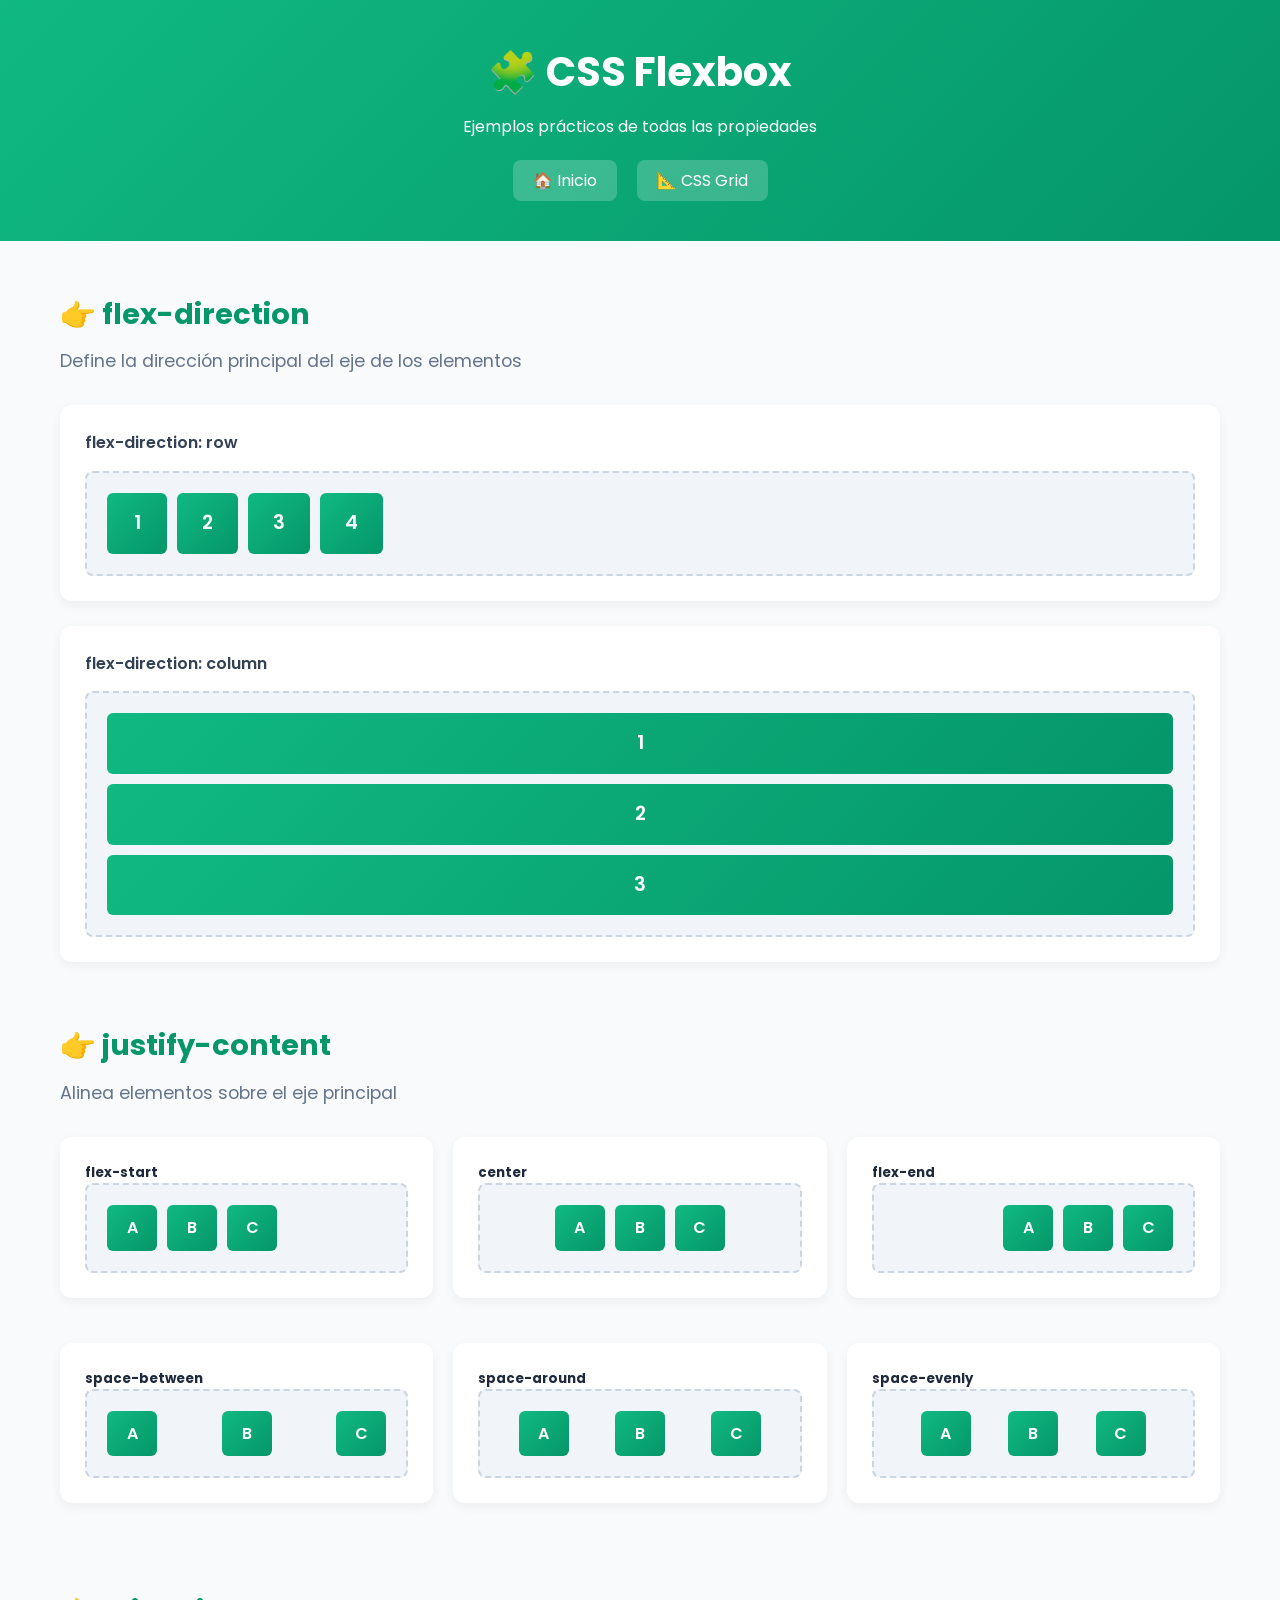
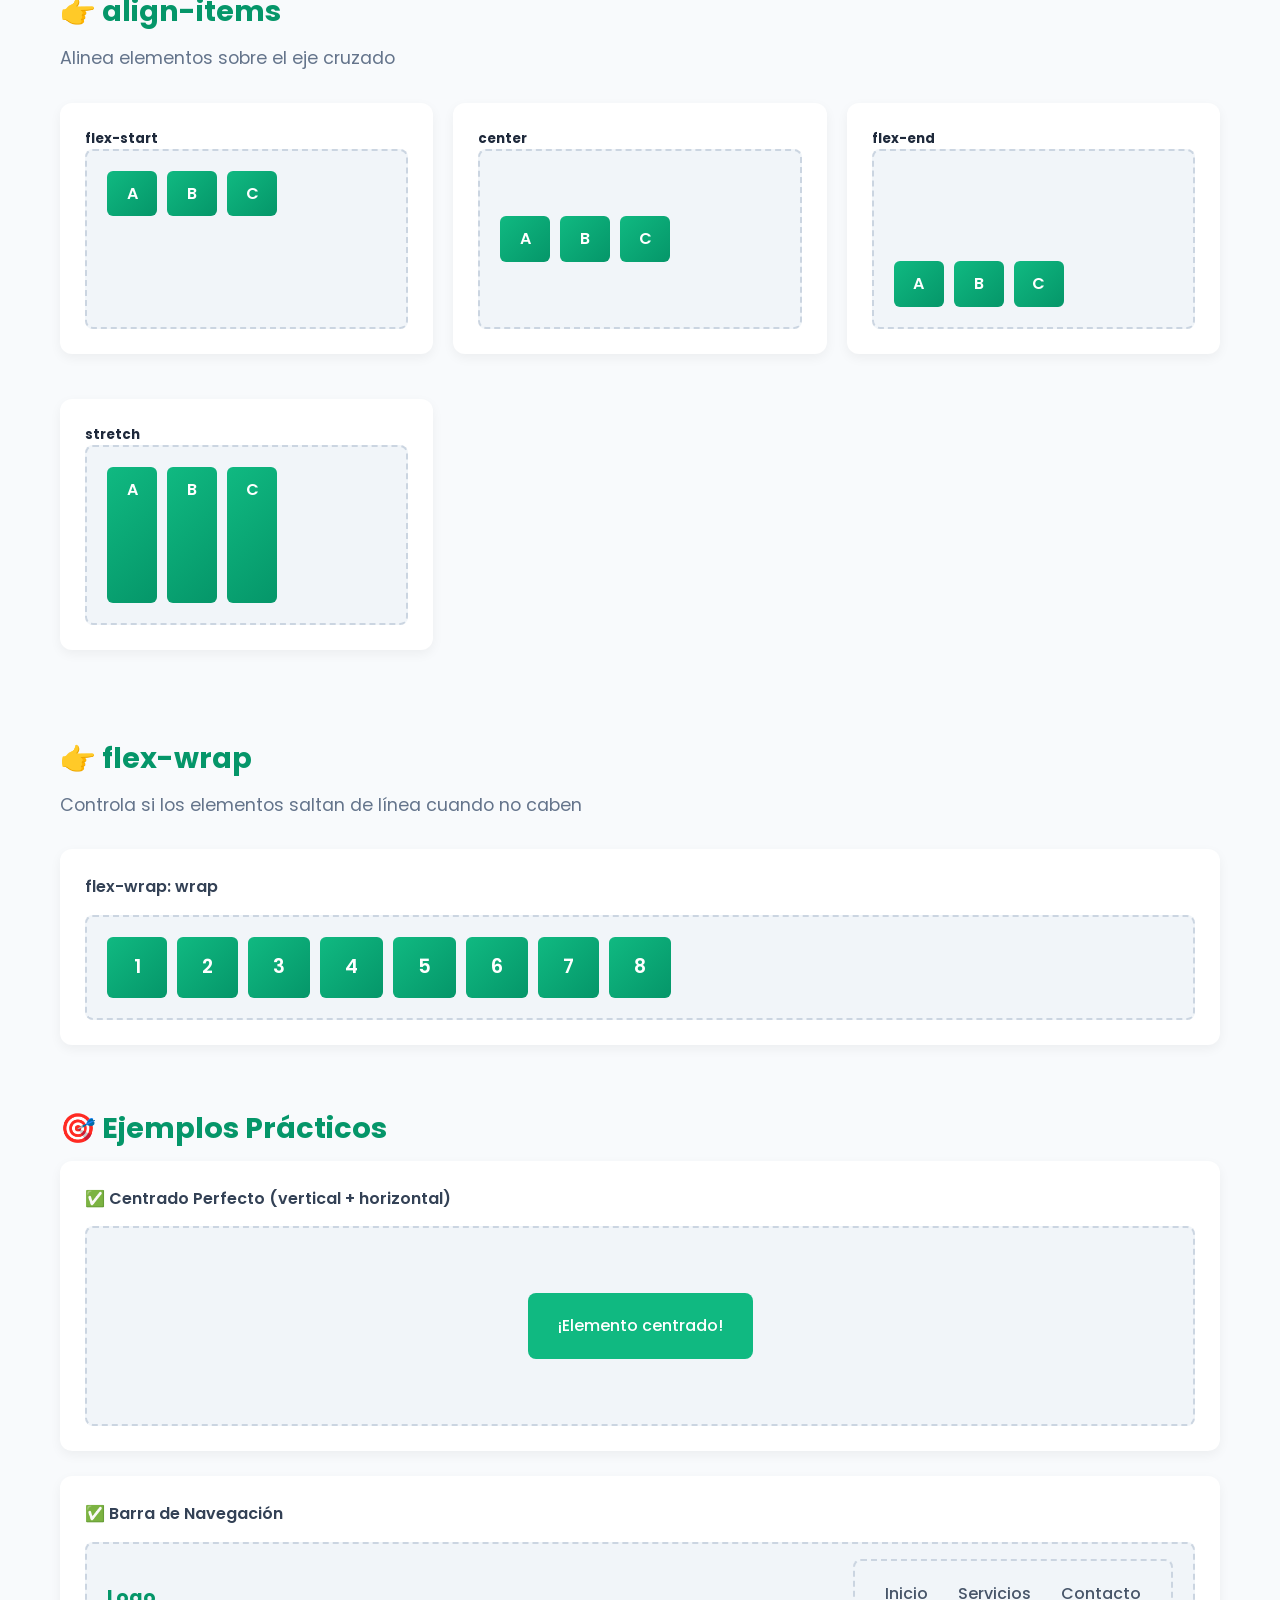
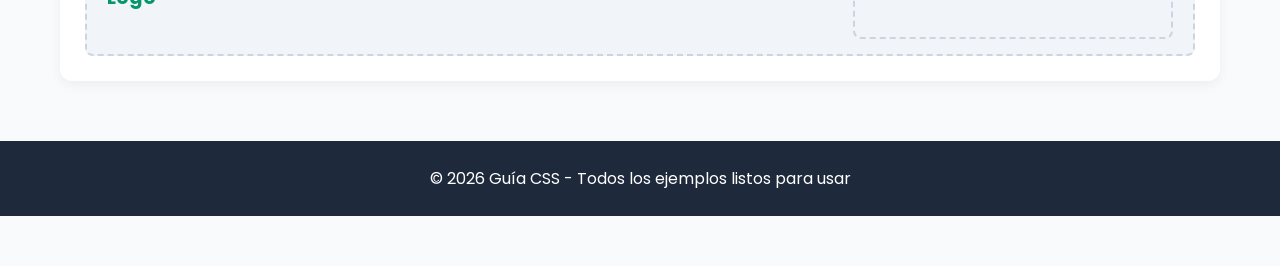
<file: flexbox.html>
<!DOCTYPE html>
<html lang="es">
<head>
    <meta charset="UTF-8">
    <meta name="viewport" content="width=device-width, initial-scale=1.0">
    <title>CSS Flexbox</title>
    <link rel="stylesheet" href="flexbox.css">
    <link href="https://fonts.googleapis.com/css2?family=Poppins:wght@300;400;500;600;700&display=swap" rel="stylesheet">
</head>
<body>
    <header class="main-header">
        <div class="container">
            <h1>🧩 CSS Flexbox</h1>
            <p>Ejemplos prácticos de todas las propiedades</p>
            <nav class="page-nav">
                <a href="index.html">🏠 Inicio</a>
                <a href="grid.html">📐 CSS Grid</a>
            </nav>
        </div>
    </header>

    <main class="container">
        
        <section class="demo-section">
            <h2>👉 flex-direction</h2>
            <p class="description">Define la dirección principal del eje de los elementos</p>
            
            <div class="demo-box">
                <h4>flex-direction: row</h4>
                <div class="flex-container flex-row">
                    <div class="flex-item">1</div>
                    <div class="flex-item">2</div>
                    <div class="flex-item">3</div>
                    <div class="flex-item">4</div>
                </div>
            </div>

            <div class="demo-box">
                <h4>flex-direction: column</h4>
                <div class="flex-container flex-column">
                    <div class="flex-item">1</div>
                    <div class="flex-item">2</div>
                    <div class="flex-item">3</div>
                </div>
            </div>
        </section>

        
        <section class="demo-section">
            <h2>👉 justify-content</h2>
            <p class="description">Alinea elementos sobre el eje principal</p>
            
            <div class="demo-grid">
                <div class="demo-box">
                    <h5>flex-start</h5>
                    <div class="flex-container justify-start">
                        <div class="flex-item small">A</div>
                        <div class="flex-item small">B</div>
                        <div class="flex-item small">C</div>
                    </div>
                </div>
                <div class="demo-box">
                    <h5>center</h5>
                    <div class="flex-container justify-center">
                        <div class="flex-item small">A</div>
                        <div class="flex-item small">B</div>
                        <div class="flex-item small">C</div>
                    </div>
                </div>
                <div class="demo-box">
                    <h5>flex-end</h5>
                    <div class="flex-container justify-end">
                        <div class="flex-item small">A</div>
                        <div class="flex-item small">B</div>
                        <div class="flex-item small">C</div>
                    </div>
                </div>
                <div class="demo-box">
                    <h5>space-between</h5>
                    <div class="flex-container justify-between">
                        <div class="flex-item small">A</div>
                        <div class="flex-item small">B</div>
                        <div class="flex-item small">C</div>
                    </div>
                </div>
                <div class="demo-box">
                    <h5>space-around</h5>
                    <div class="flex-container justify-around">
                        <div class="flex-item small">A</div>
                        <div class="flex-item small">B</div>
                        <div class="flex-item small">C</div>
                    </div>
                </div>
                <div class="demo-box">
                    <h5>space-evenly</h5>
                    <div class="flex-container justify-evenly">
                        <div class="flex-item small">A</div>
                        <div class="flex-item small">B</div>
                        <div class="flex-item small">C</div>
                    </div>
                </div>
            </div>
        </section>

        
        <section class="demo-section">
            <h2>👉 align-items</h2>
            <p class="description">Alinea elementos sobre el eje cruzado</p>
            
            <div class="demo-grid">
                <div class="demo-box">
                    <h5>flex-start</h5>
                    <div class="flex-container align-start height-box">
                        <div class="flex-item small">A</div>
                        <div class="flex-item small">B</div>
                        <div class="flex-item small">C</div>
                    </div>
                </div>
                <div class="demo-box">
                    <h5>center</h5>
                    <div class="flex-container align-center height-box">
                        <div class="flex-item small">A</div>
                        <div class="flex-item small">B</div>
                        <div class="flex-item small">C</div>
                    </div>
                </div>
                <div class="demo-box">
                    <h5>flex-end</h5>
                    <div class="flex-container align-end height-box">
                        <div class="flex-item small">A</div>
                        <div class="flex-item small">B</div>
                        <div class="flex-item small">C</div>
                    </div>
                </div>
                <div class="demo-box">
                    <h5>stretch</h5>
                    <div class="flex-container align-stretch height-box">
                        <div class="flex-item small">A</div>
                        <div class="flex-item small">B</div>
                        <div class="flex-item small">C</div>
                    </div>
                </div>
            </div>
        </section>

        
        <section class="demo-section">
            <h2>👉 flex-wrap</h2>
            <p class="description">Controla si los elementos saltan de línea cuando no caben</p>
            
            <div class="demo-box">
                <h4>flex-wrap: wrap</h4>
                <div class="flex-container flex-wrap">
                    <div class="flex-item">1</div>
                    <div class="flex-item">2</div>
                    <div class="flex-item">3</div>
                    <div class="flex-item">4</div>
                    <div class="flex-item">5</div>
                    <div class="flex-item">6</div>
                    <div class="flex-item">7</div>
                    <div class="flex-item">8</div>
                </div>
            </div>
        </section>

        
        <section class="demo-section">
            <h2>🎯 Ejemplos Prácticos</h2>
            
            <div class="demo-box">
                <h4>✅ Centrado Perfecto (vertical + horizontal)</h4>
                <div class="flex-container perfect-center center-demo">
                    <div class="center-box">¡Elemento centrado!</div>
                </div>
            </div>

            <div class="demo-box">
                <h4>✅ Barra de Navegación</h4>
                <div class="flex-container navbar-demo">
                    <div class="nav-logo">Logo</div>
                    <div class="flex-container">
                        <div class="nav-item">Inicio</div>
                        <div class="nav-item">Servicios</div>
                        <div class="nav-item">Contacto</div>
                    </div>
                </div>
            </div>
        </section>

    </main>

    <footer>
        <div class="container">
            <p>© 2026 Guía CSS - Todos los ejemplos listos para usar</p>
        </div>
    </footer>
</body>
</html>
</file>
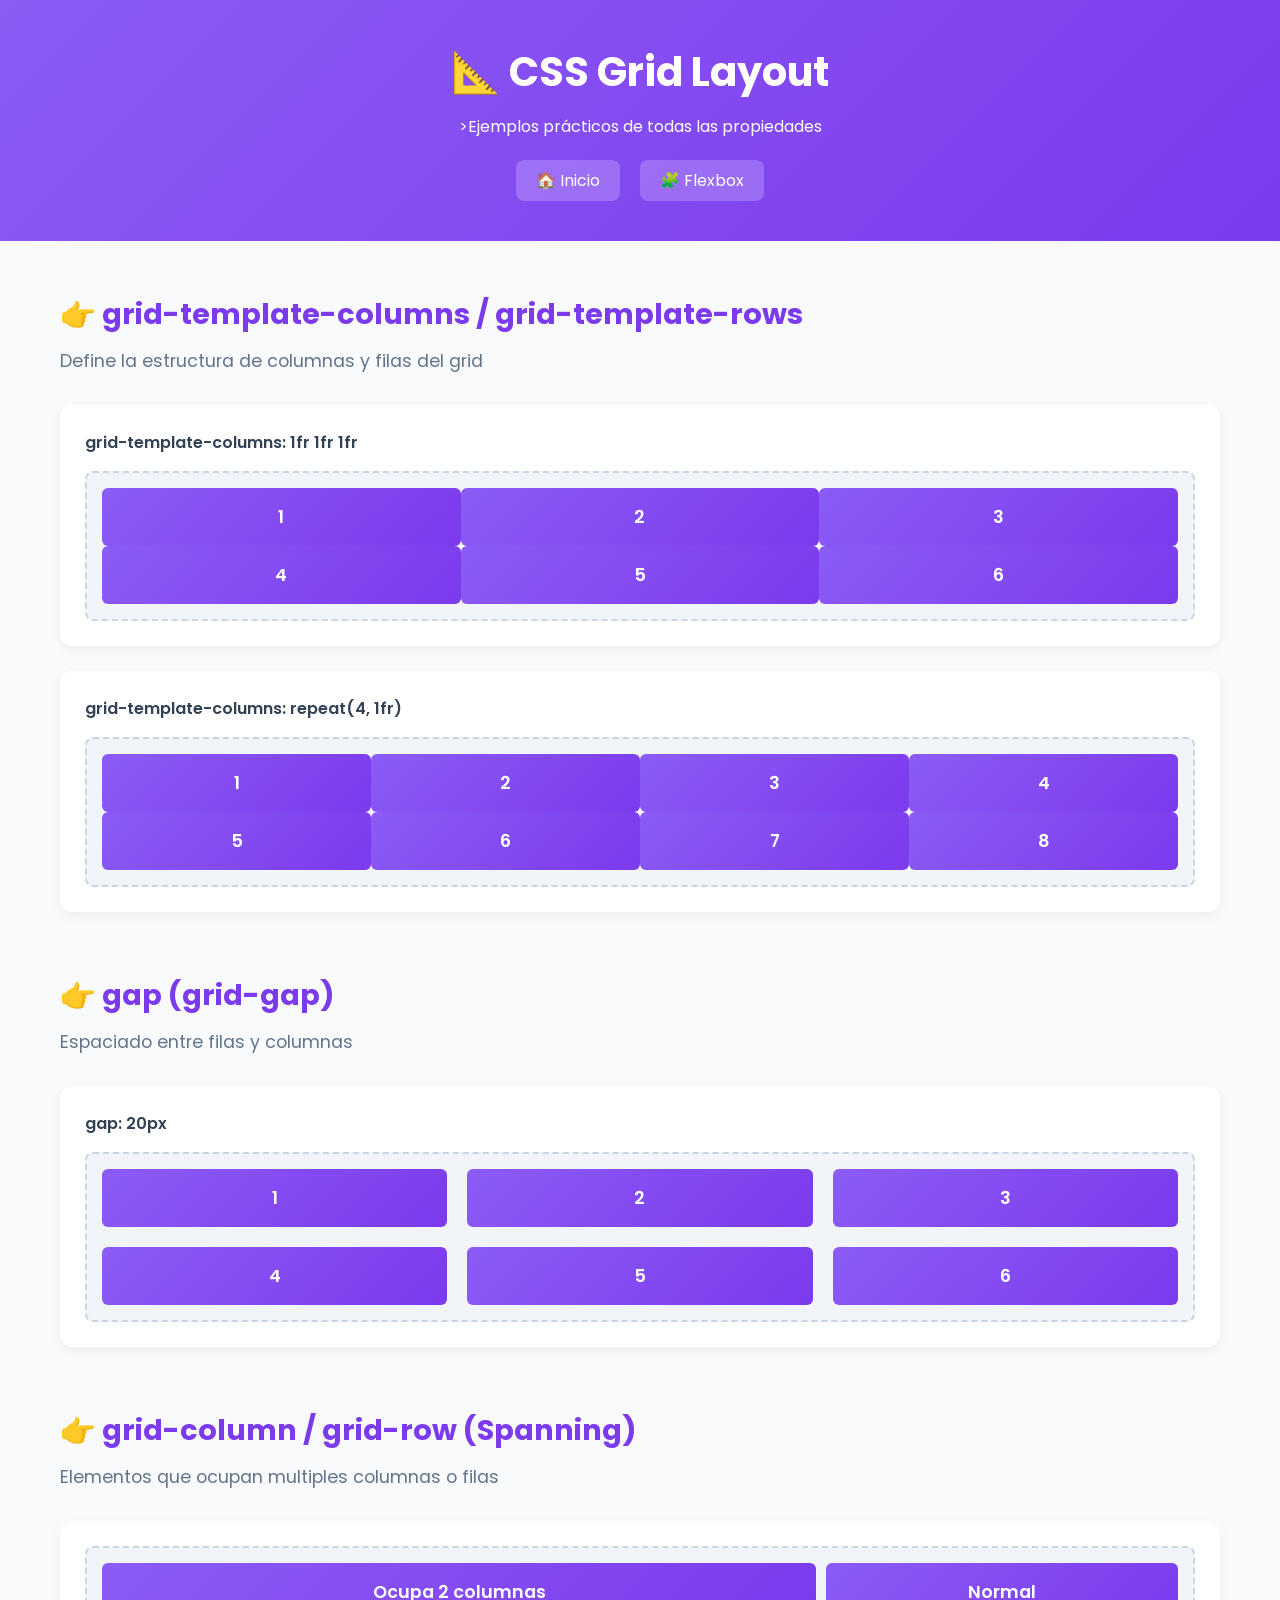
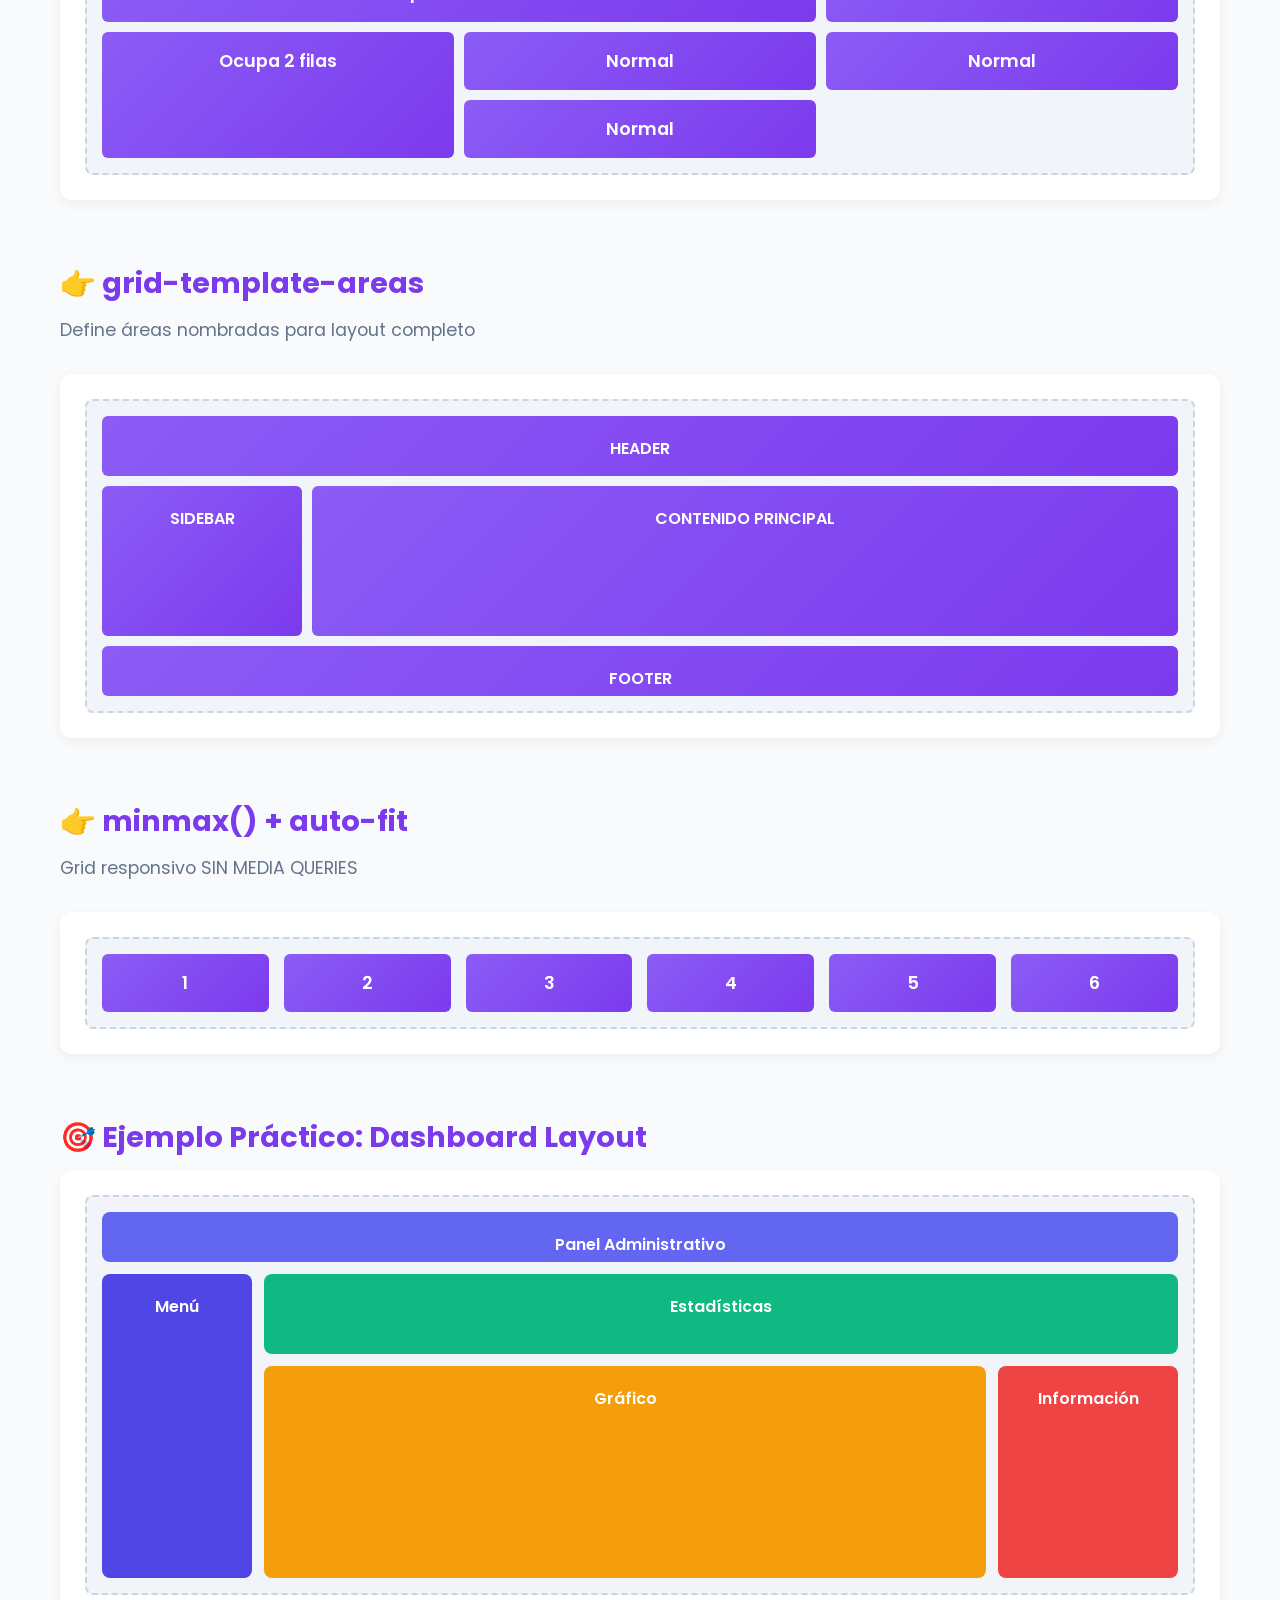
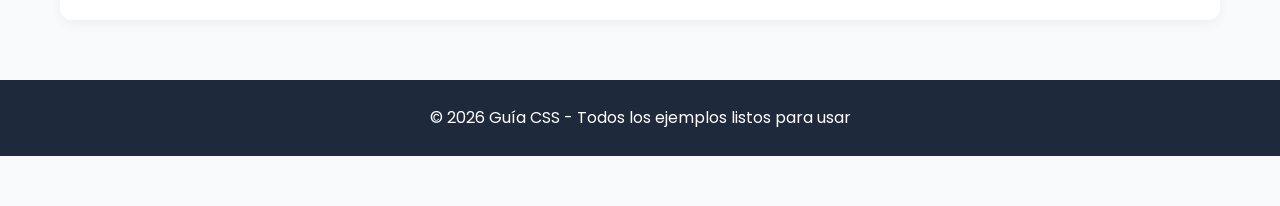
<file: grid.html>
<!DOCTYPE html>
<html lang="es">
<head>
    <meta charset="UTF-8">
    <meta name="viewport" content="width=device-width, initial-scale=1.0">
    <title>CSS Grid - Guía Completa</title>
    <link rel="stylesheet" href="grid.css">
    <link href="https://fonts.googleapis.com/css2?family=Poppins:wght@300;400;500;600;700&display=swap" rel="stylesheet">
</head>
<body>
    <header class="main-header">
        <div class="container">
            <h1>📐 CSS Grid Layout</h1>
            <p>>Ejemplos prácticos de todas las propiedades</p>
            <nav class="page-nav">
                <a href="index.html">🏠 Inicio</a>
                <a href="flexbox.html">🧩 Flexbox</a>
            </nav>
        </div>
    </header>

    <main class="container">
        
        <section class="demo-section">
            <h2>👉 grid-template-columns / grid-template-rows</h2>
            <p class="description">Define la estructura de columnas y filas del grid</p>
            
            <div class="demo-box">
                <h4>grid-template-columns: 1fr 1fr 1fr</h4>
                <div class="grid-container grid-3cols">
                    <div class="grid-item">1</div>
                    <div class="grid-item">2</div>
                    <div class="grid-item">3</div>
                    <div class="grid-item">4</div>
                    <div class="grid-item">5</div>
                    <div class="grid-item">6</div>
                </div>
            </div>

            <div class="demo-box">
                <h4>grid-template-columns: repeat(4, 1fr)</h4>
                <div class="grid-container grid-4cols">
                    <div class="grid-item">1</div>
                    <div class="grid-item">2</div>
                    <div class="grid-item">3</div>
                    <div class="grid-item">4</div>
                    <div class="grid-item">5</div>
                    <div class="grid-item">6</div>
                    <div class="grid-item">7</div>
                    <div class="grid-item">8</div>
                </div>
            </div>
        </section>

        
        <section class="demo-section">
            <h2>👉 gap (grid-gap)</h2>
            <p class="description">Espaciado entre filas y columnas</p>
            
            <div class="demo-box">
                <h4>gap: 20px</h4>
                <div class="grid-container grid-3cols grid-gap">
                    <div class="grid-item">1</div>
                    <div class="grid-item">2</div>
                    <div class="grid-item">3</div>
                    <div class="grid-item">4</div>
                    <div class="grid-item">5</div>
                    <div class="grid-item">6</div>
                </div>
            </div>
        </section>

        
        <section class="demo-section">
            <h2>👉 grid-column / grid-row (Spanning)</h2>
            <p class="description">Elementos que ocupan multiples columnas o filas</p>
            
            <div class="demo-box">
                <div class="grid-container grid-span-demo">
                    <div class="grid-item span-col-2">Ocupa 2 columnas</div>
                    <div class="grid-item">Normal</div>
                    <div class="grid-item span-row-2">Ocupa 2 filas</div>
                    <div class="grid-item">Normal</div>
                    <div class="grid-item">Normal</div>
                    <div class="grid-item">Normal</div>
                </div>
            </div>
        </section>

        
        <section class="demo-section">
            <h2>👉 grid-template-areas</h2>
            <p class="description">Define áreas nombradas para layout completo</p>
            
            <div class="demo-box">
                <div class="grid-container grid-areas-demo">
                    <div class="grid-area header-area">HEADER</div>
                    <div class="grid-area sidebar-area">SIDEBAR</div>
                    <div class="grid-area content-area">CONTENIDO PRINCIPAL</div>
                    <div class="grid-area footer-area">FOOTER</div>
                </div>
            </div>
        </section>

        
        <section class="demo-section">
            <h2>👉 minmax() + auto-fit</h2>
            <p class="description">Grid responsivo SIN MEDIA QUERIES</p>
            
            <div class="demo-box">
                <div class="grid-container grid-autofit">
                    <div class="grid-item">1</div>
                    <div class="grid-item">2</div>
                    <div class="grid-item">3</div>
                    <div class="grid-item">4</div>
                    <div class="grid-item">5</div>
                    <div class="grid-item">6</div>
                </div>
            </div>
        </section>

        
        <section class="demo-section">
            <h2>🎯 Ejemplo Práctico: Dashboard Layout</h2>
            
            <div class="demo-box">
                <div class="grid-container dashboard-grid">
                    <div class="grid-card card-header">Panel Administrativo</div>
                    <div class="grid-card card-menu">Menú</div>
                    <div class="grid-card card-stats">Estadísticas</div>
                    <div class="grid-card card-graph">Gráfico</div>
                    <div class="grid-card card-info">Información</div>
                </div>
            </div>
        </section>

    </main>

    <footer>
        <div class="container">
            <p>© 2026 Guía CSS - Todos los ejemplos listos para usar</p>
        </div>
    </footer>
</body>
</html>
</file>
<file: flexbox.css>
* {
    margin: 0;
    padding: 0;
    box-sizing: border-box;
    font-family: 'Poppins', sans-serif;
}

body {
    background-color: #f8fafc;
    color: #1e293b;
    line-height: 1.6;
    padding-bottom: 50px;
}

.container {
    max-width: 1200px;
    margin: 0 auto;
    padding: 0 20px;
}

.main-header {
    background: linear-gradient(135deg, #10b981 0%, #059669 100%);
    color: white;
    padding: 40px 0;
    text-align: center;
    margin-bottom: 50px;
}

.main-header h1 {
    font-size: 2.5rem;
    margin-bottom: 10px;
}

.page-nav {
    margin-top: 20px;
    display: flex;
    gap: 20px;
    justify-content: center;
}

.page-nav a {
    background: rgba(255,255,255,0.2);
    color: white;
    padding: 8px 20px;
    border-radius: 8px;
    text-decoration: none;
    transition: all 0.3s ease;
}

.page-nav a:hover {
    background: white;
    color: #059669;
}

.demo-section {
    margin-bottom: 60px;
}

.demo-section h2 {
    font-size: 1.8rem;
    margin-bottom: 10px;
    color: #059669;
}

.description {
    color: #64748b;
    margin-bottom: 30px;
    font-size: 1.1rem;
}

.demo-box {
    background: white;
    border-radius: 12px;
    padding: 25px;
    box-shadow: 0 4px 12px rgba(0,0,0,0.05);
    margin-bottom: 25px;
}

.demo-box h4 {
    margin-bottom: 15px;
    color: #334155;
    font-weight: 600;
}

.demo-grid {
    display: grid;
    grid-template-columns: repeat(auto-fit, minmax(350px, 1fr));
    gap: 20px;
}

.flex-container {
    background-color: #f1f5f9;
    border: 2px dashed #cbd5e1;
    border-radius: 8px;
    padding: 15px;
    min-height: 80px;
    display: flex;
}

.flex-item {
    background: linear-gradient(135deg, #10b981 0%, #059669 100%);
    color: white;
    padding: 15px 25px;
    border-radius: 6px;
    font-weight: 600;
    font-size: 1.2rem;
    margin: 5px;
    text-align: center;
    min-width: 60px;
}

.flex-item.small {
    padding: 10px 18px;
    font-size: 1rem;
    min-width: 50px;
}




.flex-row { flex-direction: row; }
.flex-column { flex-direction: column; }


.justify-start { justify-content: flex-start; }
.justify-center { justify-content: center; }
.justify-end { justify-content: flex-end; }
.justify-between { justify-content: space-between; }
.justify-around { justify-content: space-around; }
.justify-evenly { justify-content: space-evenly; }


.align-start { align-items: flex-start; }
.align-center { align-items: center; }
.align-end { align-items: flex-end; }
.align-stretch { align-items: stretch; }

.height-box { min-height: 180px; }


.flex-wrap { flex-wrap: wrap; }


.perfect-center {
    justify-content: center;
    align-items: center;
}

.center-demo {
    min-height: 200px;
}

.center-box {
    background: #10b981;
    color: white;
    padding: 20px 30px;
    border-radius: 8px;
    font-weight: 500;
}

.navbar-demo {
    justify-content: space-between;
    align-items: center;
    padding: 15px 20px;
}

.nav-logo {
    font-weight: 700;
    font-size: 1.2rem;
    color: #059669;
}

.nav-item {
    padding: 5px 15px;
    color: #475569;
    font-weight: 500;
}

footer {
    background: #1e293b;
    color: white;
    padding: 25px 0;
    text-align: center;
    margin-top: 50px;
}

@media (max-width: 768px) {
    .main-header h1 {
        font-size: 1.8rem;
    }
    
    .demo-grid {
        grid-template-columns: 1fr;
    }
}
</file>
<file: grid.css>
* {
    margin: 0;
    padding: 0;
    box-sizing: border-box;
    font-family: 'Poppins', sans-serif;
}

body {
    background-color: #f8fafc;
    color: #1e293b;
    line-height: 1.6;
    padding-bottom: 50px;
}

.container {
    max-width: 1200px;
    margin: 0 auto;
    padding: 0 20px;
}

.main-header {
    background: linear-gradient(135deg, #8b5cf6 0%, #7c3aed 100%);
    color: white;
    padding: 40px 0;
    text-align: center;
    margin-bottom: 50px;
}

.main-header h1 {
    font-size: 2.5rem;
    margin-bottom: 10px;
}

.page-nav {
    margin-top: 20px;
    display: flex;
    gap: 20px;
    justify-content: center;
}

.page-nav a {
    background: rgba(255,255,255,0.2);
    color: white;
    padding: 8px 20px;
    border-radius: 8px;
    text-decoration: none;
    transition: all 0.3s ease;
}

.page-nav a:hover {
    background: white;
    color: #7c3aed;
}

.demo-section {
    margin-bottom: 60px;
}

.demo-section h2 {
    font-size: 1.8rem;
    margin-bottom: 10px;
    color: #7c3aed;
}

.description {
    color: #64748b;
    margin-bottom: 30px;
    font-size: 1.1rem;
}

.demo-box {
    background: white;
    border-radius: 12px;
    padding: 25px;
    box-shadow: 0 4px 12px rgba(0,0,0,0.05);
    margin-bottom: 25px;
}

.demo-box h4 {
    margin-bottom: 15px;
    color: #334155;
    font-weight: 600;
}

.grid-container {
    background-color: #f1f5f9;
    border: 2px dashed #cbd5e1;
    border-radius: 8px;
    padding: 15px;
    display: grid;
}

.grid-item {
    background: linear-gradient(135deg, #8b5cf6 0%, #7c3aed 100%);
    color: white;
    padding: 15px;
    border-radius: 6px;
    font-weight: 600;
    font-size: 1.1rem;
    text-align: center;
}

.grid-area {
    background: linear-gradient(135deg, #8b5cf6 0%, #7c3aed 100%);
    color: white;
    padding: 20px;
    border-radius: 6px;
    font-weight: 600;
    text-align: center;
}

.grid-card {
    border-radius: 8px;
    padding: 20px;
    color: white;
    font-weight: 600;
    text-align: center;
}



.grid-3cols { grid-template-columns: 1fr 1fr 1fr; }
.grid-4cols { grid-template-columns: repeat(4, 1fr); }
.grid-gap { gap: 20px; }

.grid-span-demo {
    grid-template-columns: repeat(3, 1fr);
    gap: 10px;
}

.span-col-2 { grid-column: span 2; }
.span-row-2 { grid-row: span 2; }


.grid-areas-demo {
    grid-template-areas:
        "header header header"
        "sidebar content content"
        "footer footer footer";
    grid-template-columns: 200px 1fr 1fr;
    grid-template-rows: 60px 150px 50px;
    gap: 10px;
}

.header-area { grid-area: header; }
.sidebar-area { grid-area: sidebar; }
.content-area { grid-area: content; }
.footer-area { grid-area: footer; }


.grid-autofit {
    grid-template-columns: repeat(auto-fit, minmax(150px, 1fr));
    gap: 15px;
}


.dashboard-grid {
    grid-template-areas:
        "header header header header"
        "menu stats stats stats"
        "menu graph graph info"
        "menu graph graph info";
    grid-template-columns: 150px 1fr 1fr 180px;
    grid-template-rows: 50px 80px 100px 100px;
    gap: 12px;
}

.card-header { grid-area: header; background: #6366f1; }
.card-menu { grid-area: menu; background: #4f46e5; }
.card-stats { grid-area: stats; background: #10b981; }
.card-graph { grid-area: graph; background: #f59e0b; }
.card-info { grid-area: info; background: #ef4444; }

footer {
    background: #1e293b;
    color: white;
    padding: 25px 0;
    text-align: center;
    margin-top: 50px;
}

@media (max-width: 768px) {
    .main-header h1 {
        font-size: 1.8rem;
    }

    .grid-4cols { grid-template-columns: 1fr 1fr; }
    .grid-span-demo { grid-template-columns: 1fr 1fr; }
    
    .grid-areas-demo {
        grid-template-columns: 1fr;
        grid-template-areas:
            "header"
            "content"
            "sidebar"
            "footer";
        grid-template-rows: auto;
    }
    
    .dashboard-grid {
        grid-template-columns: 1fr;
        grid-template-areas:
            "header"
            "menu"
            "stats"
            "graph"
            "info";
    }
}
</file>
